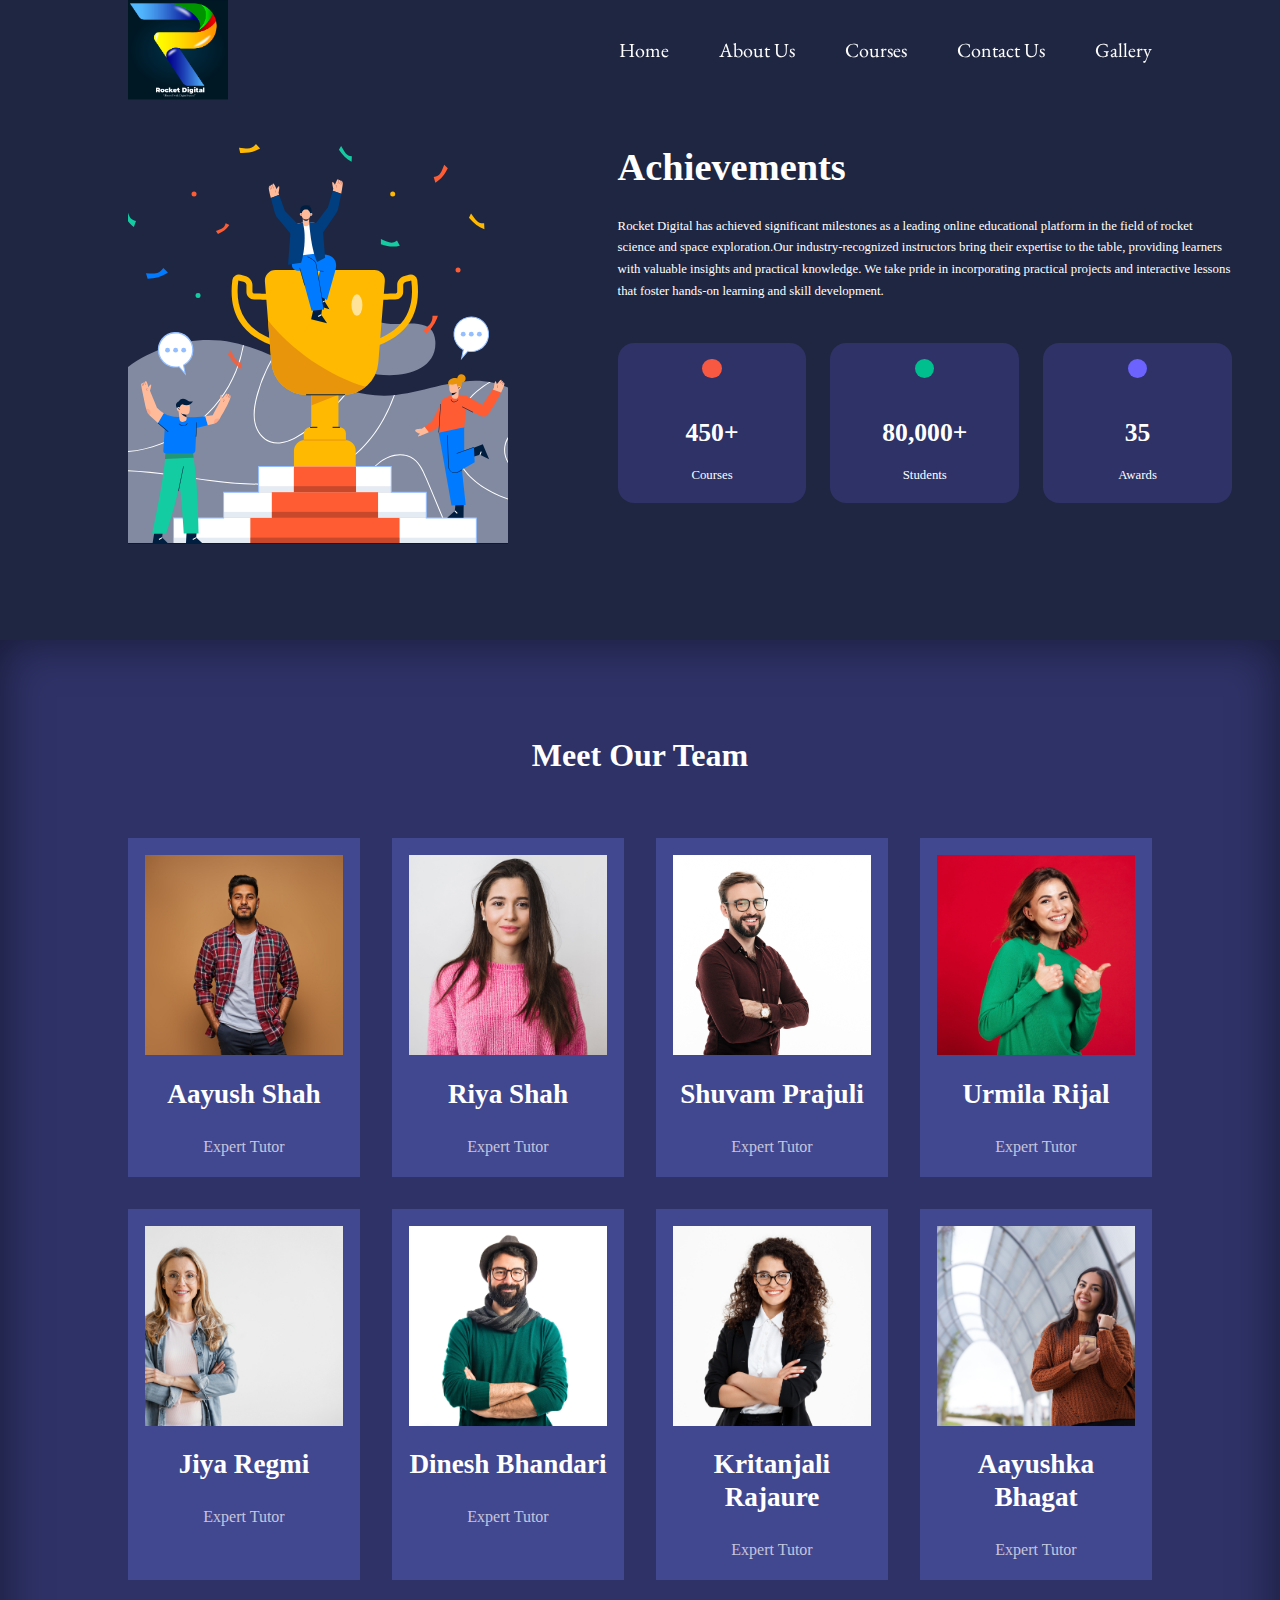
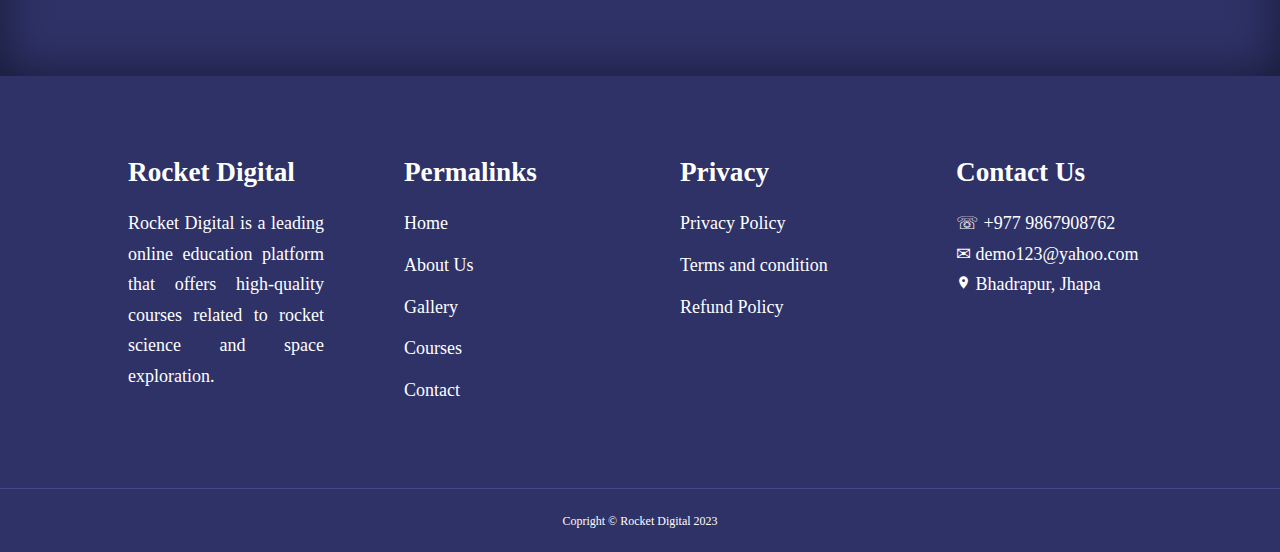
<file: Html/about.html>
<!DOCTYPE html>
<html lang="en">
<head>
    <meta charset="UTF-8">
    <meta http-equiv="X-UA-Compatible" content="IE=edge">
    <meta name="viewport" content="width=device-width, initial-scale=1.0">
    <title>Rocket Digital</title>
    <link rel="icon" type="image/x-icon" href="/Images/LOGO.png">
    <!--ICONSCOUT CDN-->
    <link rel="stylesheet" href="https://unicons.iconscout.com/release/v2.1.6/css/unicons.css">
    <link rel="stylesheet" href="https://cdnjs.cloudflare.com/ajax/libs/font-awesome/4.7.0/css/font-awesome.min.css">
    <link href="https://fonts.googleapis.com/icon?family=Material+Icons" rel="stylesheet">
</head>
    <!--Google Font-->
    <link rel="preconnect" href="https://fonts.googleapis.com">
    <link rel="preconnect" href="https://fonts.googleapis.com">
<link rel="preconnect" href="https://fonts.gstatic.com" crossorigin>
<link rel="preconnect" href="https://fonts.googleapis.com">
<link rel="preconnect" href="https://fonts.googleapis.com">
<link rel="preconnect" href="https://fonts.gstatic.com" crossorigin>
<link href="https://fonts.googleapis.com/css2?family=EB+Garamond&display=swap" rel="stylesheet">
<link rel="preconnect" href="https://fonts.gstatic.com" crossorigin>
<link href="https://fonts.googleapis.com/css2?family=Montserrat:wght@300&family=Roboto:ital,wght@0,300;1,300&display=swap" rel="stylesheet">
<link rel="preconnect" href="https://fonts.gstatic.com" crossorigin>
<link href="https://fonts.googleapis.com/css2?family=Montserrat:wght@300&display=swap" rel="stylesheet">




    <link rel="stylesheet" href="/css/style.css">
    <link rel="stylesheet" href="/css/about.css">
</head>
<body>
    <!--Start of Navigation Bar-->
    <nav>
        <div class="navbar">
        <a href="/Html/index.html"  >  <img src="/Images/LOGO.png" alt="Logo" class="logo"></a>
            <ul class="nav-links">
                <li><a href="/Html/index.html">Home</a> </li>
                <li><a href="/Html/about.html">About Us</a></li>
                <li><a href="/Html/courses.html">Courses</a></li>
                <li><a href="/Html/contact.html">Contact Us</a></li>
                <li><a href="/Html/gallery.html">Gallery</a></li>
             
             <button id="open-menu.btn"><i class="uil uil-bars"></i></button>
             <button id="close-menu.btn"><i class="uil uil-multiply"></i></button>
            </ul>
            </div>
            
</nav>

<!--End of Navigation Bar-->


<!--Start of Achievement-->

<section class="about__achievements">
    <div class="container about__achievements-container">
        <div class="about__achievements-left">
            <img src="/Images/Achievement.svg" alt="achievement" height="500px" width="450px">
        </div>
        <div class="about__achievements-right">
            <h1>Achievements</h1>
            <p>Rocket Digital has achieved significant milestones as a leading online educational platform in the field of rocket science and space exploration.Our industry-recognized instructors bring their expertise to the table, providing learners with valuable insights and practical knowledge. We take pride in incorporating practical projects and interactive lessons that foster hands-on learning and skill development. </p>
            <div class="achievements__cards">
                <article class="achievement__card">
                    <span class="achievement__icon">
                        <i class="uil uil-video"></i></span>
                        <h3>450+</h3>
                        <p>Courses</p>
                </article>


                <article class="achievement__card">
                    <span class="achievement__icon">
                        <i class="uil uil-book-reader"></i></span>
                        <h3>80,000+</h3>
                        <p>Students</p>
                </article>

                <article class="achievement__card">
                    <span class="achievement__icon">
                        <i class="uil uil-trophy"></i></span>
                        <h3>35</h3>
                        <p>Awards</p>
                </article>
            </div>

        </div>
    </div>

</section>

<!--End of Achievement-->




<!--Start of Our Team-->

<section class="team">
    <h2>Meet Our Team</h2>
    <div class=" container team__container">
        <article class="team__member">
            <div class="team__member-image" >
                <img src="/Images/Team/Team1.jpg" alt="Team1" width="100%" height="300px">
            </div>
            <div class="team__member-info">
                <h4>Aayush Shah</h4>
                <p>Expert Tutor</p>
            </div>
            <div class="team__member-socials">
                <a href="https://instagram.com" target="_blank"><i class="uil uil-instagram-alt"></i></a>
                <a href="https://twitter.com" target="_blank"><i class="uil uil-twitter"></i></a>
                <a href="https://linkedin.com" target="_blank"><i class="uil uil-linkedin-alt"></i></a>  
            </div>
        </article>


        <article class="team__member">
            <div class="team__member-image">
                <img src="/Images/Team/Team2.jpg" alt="Team2" width="100%" height="300px">
            </div>
            <div class="team__member-info">
                <h4>Riya Shah</h4>
                <p>Expert Tutor</p>
            </div>
            <div class="team__member-socials">
                <a href="https://instagram.com" target="_blank"><i class="uil uil-instagram-alt"></i></a>
                <a href="https://twitter.com" target="_blank"><i class="uil uil-twitter"></i></a>
                <a href="https://linkedin.com" target="_blank"><i class="uil uil-linkedin-alt"></i></a>  
            </div>
        </article>

        <article class="team__member">
            <div class="team__member-image">
                <img src="/Images/Team/Team3.jpg" alt="Team3" width="100%" height="300px">
            </div>
            <div class="team__member-info">
                <h4>Shuvam Prajuli</h4>
                <p>Expert Tutor</p>
            </div>
            <div class="team__member-socials">
                <a href="https://instagram.com" target="_blank"><i class="uil uil-instagram-alt"></i></a>
                <a href="https://twitter.com" target="_blank"><i class="uil uil-twitter"></i></a>
                <a href="https://linkedin.com" target="_blank"><i class="uil uil-linkedin-alt"></i></a>  
            </div>
        </article>

        <article class="team__member">
            <div class="team__member-image">
                <img src="/Images/Team/Team4.jpg" alt="Team4" width="100%" height="300px">
            </div>
            <div class="team__member-info">
                <h4>Urmila Rijal</h4>
                <p>Expert Tutor</p>
            </div>
            <div class="team__member-socials">
                <a href="https://instagram.com" target="_blank"><i class="uil uil-instagram-alt"></i></a>
                <a href="https://twitter.com" target="_blank"><i class="uil uil-twitter"></i></a>
                <a href="https://linkedin.com" target="_blank"><i class="uil uil-linkedin-alt"></i></a>  
            </div>
        </article>


        <article class="team__member">
            <div class="team__member-image">
                <img src="/Images/Team/Team5.jpg" alt="Team5" width="100%" height="300px">
            </div>
            <div class="team__member-info">
                <h4>Jiya Regmi</h4>
                <p>Expert Tutor</p>
            </div>
            <div class="team__member-socials">
                <a href="https://instagram.com" target="_blank"><i class="uil uil-instagram-alt"></i></a>
                <a href="https://twitter.com" target="_blank"><i class="uil uil-twitter"></i></a>
                <a href="https://linkedin.com" target="_blank"><i class="uil uil-linkedin-alt"></i></a>  
            </div>
        </article>

        <article class="team__member">
            <div class="team__member-image">
                <img src="/Images/Team/Team6.jpg" alt="Team6" width="100%" height="300px">
            </div>
            <div class="team__member-info">
                <h4>Dinesh Bhandari</h4>
                <p>Expert Tutor</p>
            </div>
            <div class="team__member-socials">
                <a href="https://instagram.com" target="_blank"><i class="uil uil-instagram-alt"></i></a>
                <a href="https://twitter.com" target="_blank"><i class="uil uil-twitter"></i></a>
                <a href="https://linkedin.com" target="_blank"><i class="uil uil-linkedin-alt"></i></a>  
            </div>
        </article>

        <article class="team__member">
            <div class="team__member-image">
                <img src="/Images/Team/Team7.jpg" alt="Team7" width="100%" height="300px">
            </div>
            <div class="team__member-info">
                <h4>Kritanjali Rajaure</h4>
                <p>Expert Tutor</p>
            </div>
            <div class="team__member-socials">
                <a href="https://instagram.com" target="_blank"><i class="uil uil-instagram-alt"></i></a>
                <a href="https://twitter.com" target="_blank"><i class="uil uil-twitter"></i></a>
                <a href="https://linkedin.com" target="_blank"><i class="uil uil-linkedin-alt"></i></a>  
            </div>
        </article>

        <article class="team__member">
            <div class="team__member-image">
                <img src="/Images/Team/Team8.jpg" alt="Team8" width="100%" height="300px">
            </div>
            <div class="team__member-info">
                <h4>Aayushka Bhagat</h4>
                <p>Expert Tutor</p>
            </div>
            <div class="team__member-socials">
                <a href="https://instagram.com" target="_blank"><i class="uil uil-instagram-alt"></i></a>
                <a href="https://twitter.com" target="_blank"><i class="uil uil-twitter"></i></a>
                <a href="https://linkedin.com" target="_blank"><i class="uil uil-linkedin-alt"></i></a>  
            </div>
        </article>


    </div>
   
</section>


<!--============End of Team Section ===========-->


<!--============Start of Footer===========-->


<footer class="footer">
    <div class="container footer__container">
        <div class="footer__1">
            <a href="/Html/index.html"><h4>Rocket Digital</h4></a>
            <p>
                Rocket Digital is a leading online education platform that offers high-quality courses related to rocket science and space exploration.  
            </p>
        </div>

        <div class="footer__2">
            <h4>Permalinks</h4>
            <ul class="permalinks">
                <li><a href="index.html">Home</a></li>
                <li><a href="about.html">About Us</a></li>
                <li><a href="gallery.html">Gallery</a></li>
                <li><a href="courses.html">Courses</a></li>
                <li><a href="contact.html">Contact</a></li>
            </ul>
        </div>

        <div class="footer__3">
            <h4>Privacy</h4>
            <ul class="privacy">
                <li><a href="#">Privacy Policy</a></li>
                <li><a href="#">Terms and condition</a></li>
                <li><a href="#">Refund Policy</a></li>
            </ul>
        </div>

        <div class="footer__4">
            <h4>Contact Us</h4>
            <div>
               <p>&#9743; +977 9867908762</p>
                <a href="mailto:demo123@yahoo.com"><p> &#9993; demo123@yahoo.com</p></a>
                <a href="/Html/contact.html"><p> <i class="material-icons" style="font-size:15px">&#xe55f;</i> Bhadrapur, Jhapa</p></a>
                
            </div>

            <ul class="footer__socials">
                <li>
                    <a href="#"> <i class="uil uil-facebook-f"></i></a>
                </li>

                <li>
                    <a href="#"> <i class="uil uil-instagram-alt"></i></a>
                </li>

                <li>
                    <a href="#"> <i class="uil uil-twitter"></i></a>
                </li>

                <li>
                    <a href="#"> <i class="uil uil-linkedin-alt"></i></a>
                </li>
            </ul>
        </div>

       

    </div>
    <div class="footer__copyright">
        <small>Copright &copy; Rocket Digital 2023</small>
    </div>
</footer>







<script src="/JavaScript/main.js"></script>





</body>
</html>
</file>
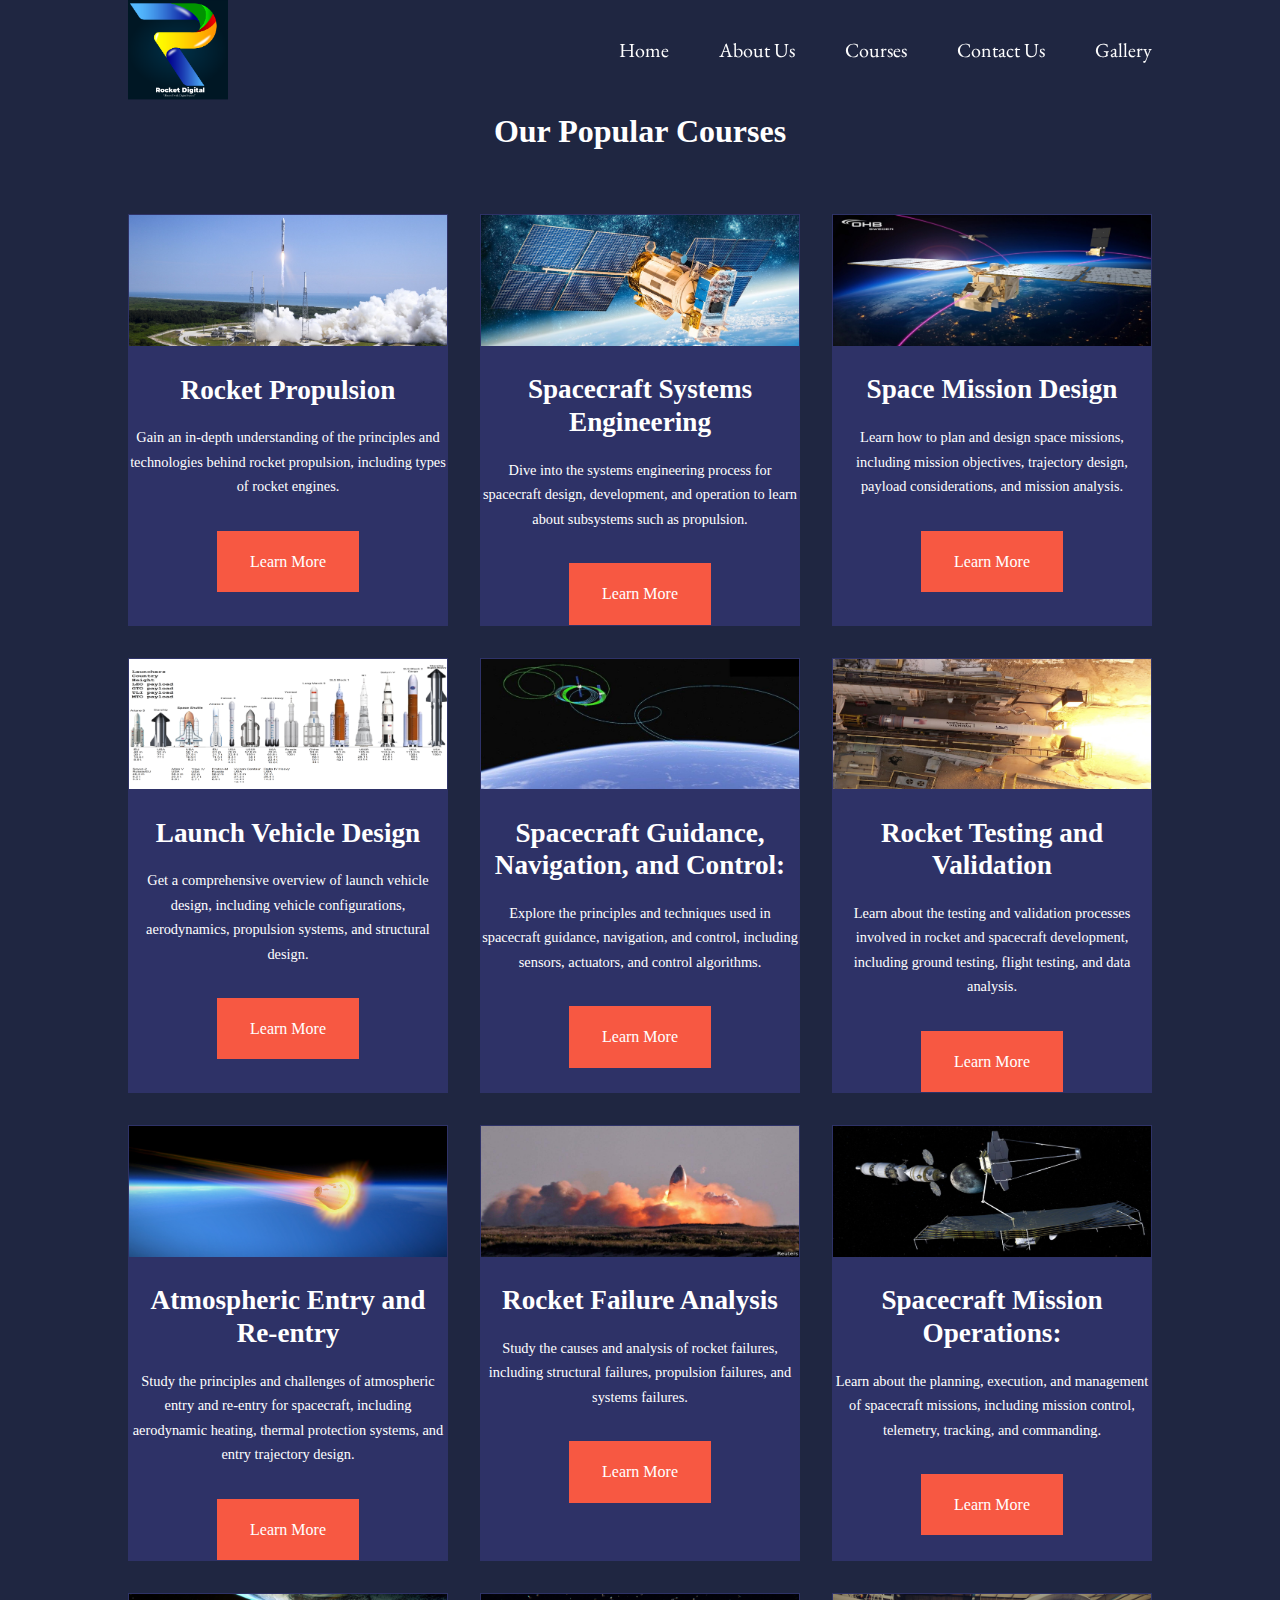
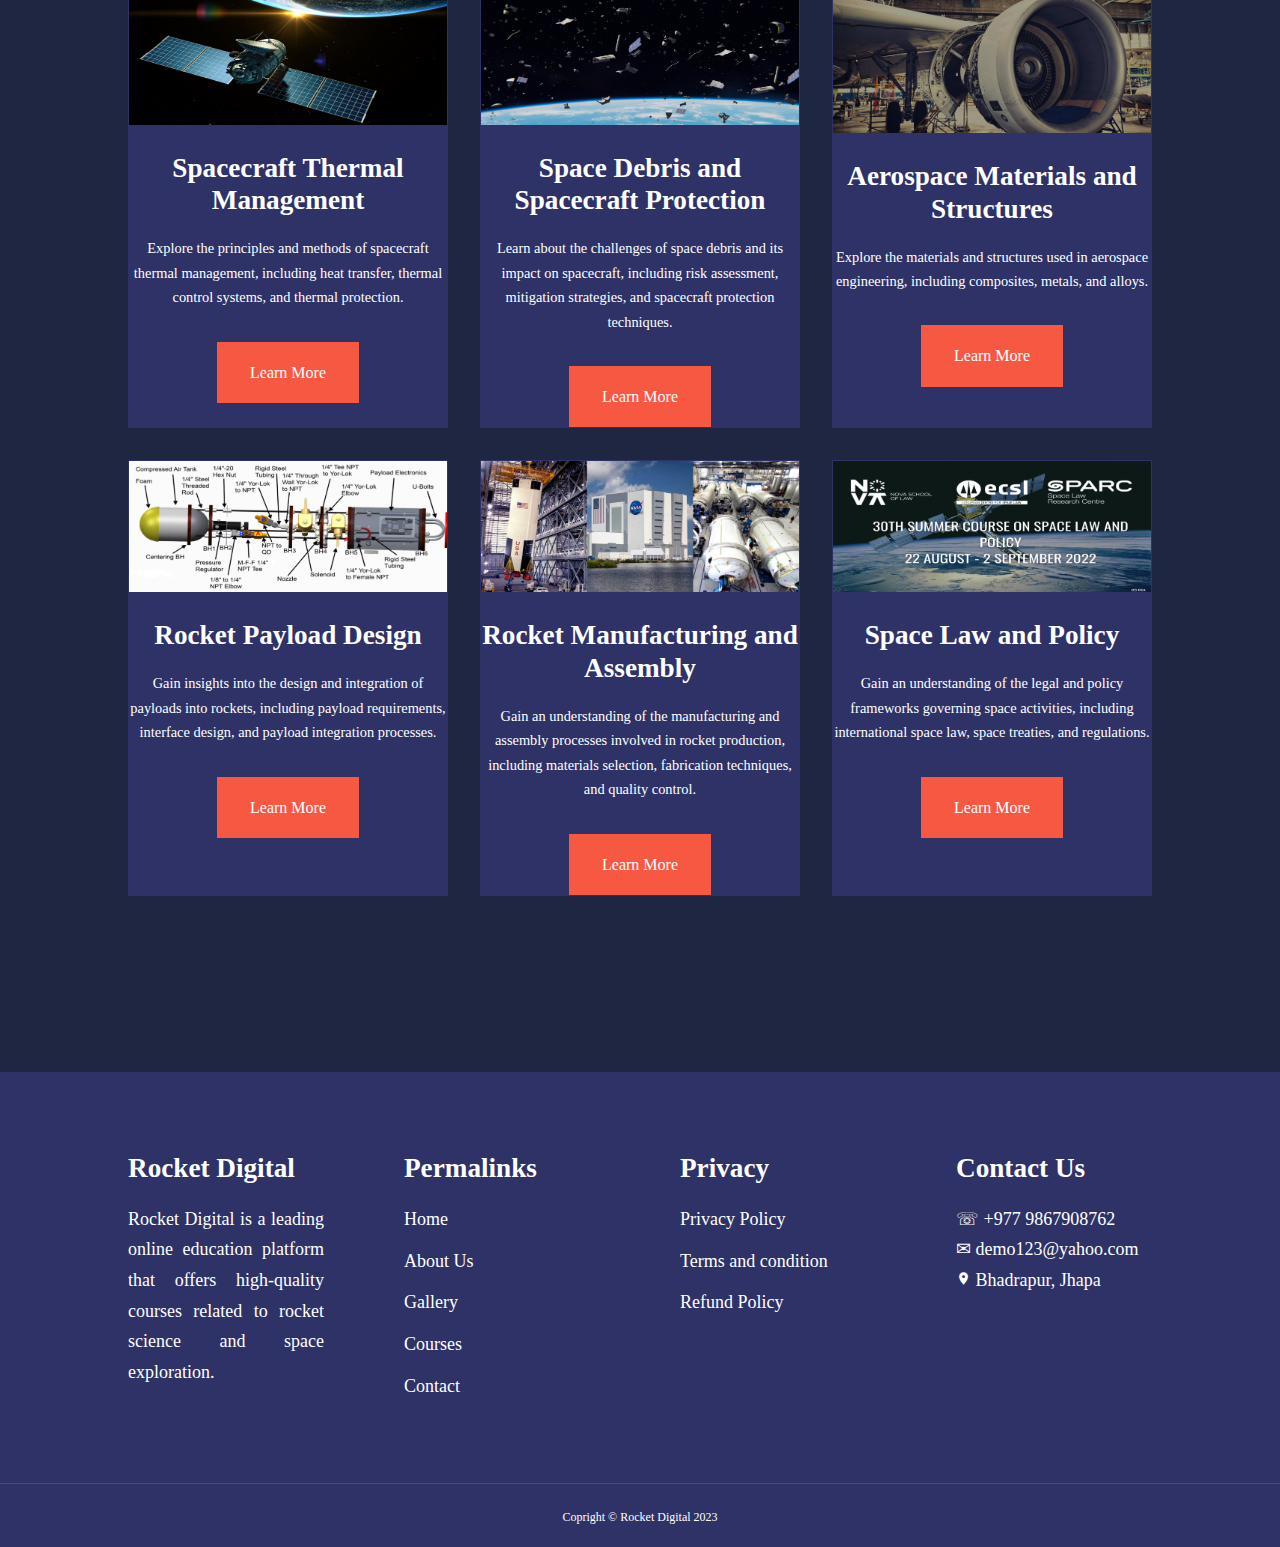
<file: Html/courses.html>
<!DOCTYPE html>
<html lang="en">
<head>
    <meta charset="UTF-8">
    <meta http-equiv="X-UA-Compatible" content="IE=edge">
    <meta name="viewport" content="width=device-width, initial-scale=1.0">
    <title>Rocket Digital</title>
    <link rel="icon" type="image/x-icon" href="/Images/LOGO.png">
    <!--ICONSCOUT CDN-->
    <link rel="stylesheet" href="https://unicons.iconscout.com/release/v2.1.6/css/unicons.css">
    <link rel="stylesheet" href="https://cdnjs.cloudflare.com/ajax/libs/font-awesome/4.7.0/css/font-awesome.min.css">
    <link href="https://fonts.googleapis.com/icon?family=Material+Icons" rel="stylesheet">
</head>
    <!--Google Font-->
    <link rel="preconnect" href="https://fonts.googleapis.com">
    <link rel="preconnect" href="https://fonts.googleapis.com">
<link rel="preconnect" href="https://fonts.gstatic.com" crossorigin>
<link rel="preconnect" href="https://fonts.googleapis.com">
<link rel="preconnect" href="https://fonts.gstatic.com" crossorigin>
<link rel="preconnect" href="https://fonts.googleapis.com">
<link rel="preconnect" href="https://fonts.gstatic.com" crossorigin>
<link href="https://fonts.googleapis.com/css2?family=EB+Garamond&display=swap" rel="stylesheet">
<link href="https://fonts.googleapis.com/css2?family=Montserrat:wght@300&family=Roboto:ital,wght@0,300;1,300&display=swap" rel="stylesheet">
<link rel="preconnect" href="https://fonts.gstatic.com" crossorigin>
<link href="https://fonts.googleapis.com/css2?family=Montserrat:wght@300&display=swap" rel="stylesheet">




    <link rel="stylesheet" href="/css/style.css">
    <link rel="stylesheet" href="/css/about.css">
    <style>
        .courses{
            margin-top: 1rem ;
        }
    </style>
</head>
<body>
    <!--Start of Navigation Bar-->
    <nav>
        <div class="navbar">
        <a href="/Html/index.html"  >  <img src="/Images/LOGO.png" alt="Logo" class="logo"></a>
            <ul class="nav-links">
                <li><a href="/Html/index.html">Home</a> </li>
                <li><a href="/Html/about.html">About Us</a></li>
                <li><a href="/Html/courses.html">Courses</a></li>
                <li><a href="/Html/contact.html">Contact Us</a></li>
                <li><a href="/Html/gallery.html">Gallery</a></li>
             
             <button id="open-menu.btn"><i class="uil uil-bars"></i></button>
             <button id="close-menu.btn"><i class="uil uil-multiply"></i></button>
            </ul>
            </div>
            
</nav>

<!--End of Navigation Bar-->


<!--============Start of Courses===========-->


<section class="courses">
    <h2>Our Popular Courses</h2>
    <div class="container courses__container">
        <article class="course">
            <div class="course__image">
                <img src="/Images/Rocket Propulsion.jpeg" alt="photo" height="100%" width="100%"><br>
            </div>
            <div class="course_info">
                <h4>Rocket Propulsion</h4>
                <p>Gain an in-depth understanding of the principles and technologies behind rocket propulsion, including types of rocket engines.</p>
                <a href="table.html" class="btn btn-primary">Learn More</a>
            </div>
        </article>

        

        <article class="course">
            <div class="course__image">
                <img src="/Images/Spacecraft Systems Engineering.jpg" alt="photo" height="100%" width="100%"><br>
            </div>
            <div class="course_info">
                <h4>Spacecraft Systems Engineering</h4>
                <p>Dive into the systems engineering process for spacecraft design, development, and operation to learn about subsystems such as propulsion.</p>
                <a href="courses.html" class="btn btn-primary">Learn More</a>
            </div>
        </article>


        <article class="course">
            <div class="course__image">
                <img src="/Images/course4.jpg" alt="photo" height="100%" width="100%"><br>
            </div>
            <div class="course_info">
                <h4>Space Mission Design</h4>
                <p>Learn how to plan and design space missions, including mission objectives, trajectory design, payload considerations, and mission analysis.</p>
                <a href="courses.html" class="btn btn-primary">Learn More</a>
            </div>
        </article>

        <article class="course">
            <div class="course__image">
                <img src="/Images/course5.png" alt="photo" height="100%" width="100%"><br>
            </div>
            <div class="course_info">
                <h4>Launch Vehicle Design</h4>
                <p>Get a comprehensive overview of launch vehicle design, including vehicle configurations, aerodynamics, propulsion systems, and structural design.</p>
                <a href="courses.html" class="btn btn-primary">Learn More</a>
            </div>
        </article>

        <article class="course">
            <div class="course__image">
                <img src="/Images/course6.jpeg" alt="photo" height="100%" width="100%"><br>
            </div>
            <div class="course_info">
                <h4>Spacecraft Guidance, Navigation, and Control: </h4>
                <p> Explore the principles and techniques used in spacecraft guidance, navigation, and control, including sensors, actuators, and control algorithms. </p>
                <a href="courses.html" class="btn btn-primary">Learn More</a>
            </div>
        </article>


        <article class="course">
            <div class="course__image">
                <img src="/Images/course7.jpg" alt="photo" height="100%" width="100%"><br>
            </div>
            <div class="course_info">
                <h4>Rocket Testing and Validation</h4>
                <p>Learn about the testing and validation processes involved in rocket and spacecraft development, including ground testing, flight testing, and data analysis.</p>
                <a href="courses.html" class="btn btn-primary">Learn More</a>
            </div>
        </article>



        <article class="course">
            <div class="course__image">
                <img src="/Images/course8.jpg" alt="photo" height="100%" width="100%"><br>
            </div>
            <div class="course_info">
                <h4>Atmospheric Entry and Re-entry</h4>
                <p>Study the principles and challenges of atmospheric entry and re-entry for spacecraft, including aerodynamic heating, thermal protection systems, and entry trajectory design.</p>
                <a href="courses.html" class="btn btn-primary">Learn More</a>
            </div>
        </article>


        <article class="course">
            <div class="course__image">
                <img src="/Images/course9.jpg" alt="photo" height="100%" width="100%"><br>
            </div>
            <div class="course_info">
                <h4>Rocket Failure Analysis</h4>
                <p>Study the causes and analysis of rocket failures, including structural failures, propulsion failures, and systems failures. </p>
                <a href="courses.html" class="btn btn-primary">Learn More</a>
            </div>
        </article>


        <article class="course">
            <div class="course__image">
                <img src="/Images/course10.jpg" alt="photo" height="100%" width="100%"><br>
            </div>
            <div class="course_info">
                <h4>Spacecraft Mission Operations:</h4>
                <p>Learn about the planning, execution, and management of spacecraft missions, including mission control, telemetry, tracking, and commanding. </p>
                <a href="courses.html" class="btn btn-primary">Learn More</a>
            </div>
        </article>


        <article class="course">
            <div class="course__image">
                <img src="/Images/course11.jpg" alt="photo" height="100%" width="100%"><br>
            </div>
            <div class="course_info">
                <h4>Spacecraft Thermal Management</h4>
                <p>Explore the principles and methods of spacecraft thermal management, including heat transfer, thermal control systems, and thermal protection.</p>
                <a href="courses.html" class="btn btn-primary">Learn More</a>
            </div>
        </article>


        <article class="course">
            <div class="course__image">
                <img src="/Images/course12.jpg" alt="photo" height="100%" width="100%"><br>
            </div>
            <div class="course_info">
                <h4>Space Debris and Spacecraft Protection</h4>
                <p>Learn about the challenges of space debris and its impact on spacecraft, including risk assessment, mitigation strategies, and spacecraft protection techniques.</p>
                <a href="courses.html" class="btn btn-primary">Learn More</a>
            </div>
        </article>

        <article class="course">
            <div class="course__image">
                <img src="/Images/Aerospace Materials and Structures.jpg" alt="photo" height="100%" width="100%"><br>
            </div>
            <div class="course_info">
                <h4>Aerospace Materials and Structures</h4>
                <p>Explore the materials and structures used in aerospace engineering, including composites, metals, and alloys.</p>
                <a href="courses.html" class="btn btn-primary">Learn More</a>
            </div>
        </article>

        <article class="course">
            <div class="course__image">
                <img src="/Images/course13.png" alt="photo" height="100%" width="100%"><br>
            </div>
            <div class="course_info">
                <h4>Rocket Payload Design</h4>
                <p>Gain insights into the design and integration of payloads into rockets, including payload requirements, interface design, and payload integration processes.</p>
                <a href="courses.html" class="btn btn-primary">Learn More</a>
            </div>
        </article>

        <article class="course">
            <div class="course__image">
                <img src="/Images/course14.jpg" alt="photo" height="100%" width="100%"><br>
            </div>
            <div class="course_info">
                <h4>Rocket Manufacturing and Assembly</h4>
                <p>Gain an understanding of the manufacturing and assembly processes involved in rocket production, including materials selection, fabrication techniques, and quality control.</p>
                <a href="courses.html" class="btn btn-primary">Learn More</a>
            </div>
        </article>


        <article class="course">
            <div class="course__image">
                <img src="/Images/course15.png" alt="photo" height="100%" width="100%"><br>
            </div>
            <div class="course_info">
                <h4>Space Law and Policy</h4>
                <p>Gain an understanding of the legal and policy frameworks governing space activities, including international space law, space treaties, and regulations. </p>
                <a href="courses.html" class="btn btn-primary">Learn More</a>
            </div>
        </article>
    </div>
</section>


<!--============End of Courses===========-->




<!--============Start of Footer===========-->


<footer class="footer">
    <div class="container footer__container">
        <div class="footer__1">
            <a href="/Html/index.html"><h4>Rocket Digital</h4></a>
            <p>
                Rocket Digital is a leading online education platform that offers high-quality courses related to rocket science and space exploration.  
            </p>
        </div>

        <div class="footer__2">
            <h4>Permalinks</h4>
            <ul class="permalinks">
                <li><a href="index.html">Home</a></li>
                <li><a href="about.html">About Us</a></li>
                <li><a href="gallery.html">Gallery</a></li>
                <li><a href="courses.html">Courses</a></li>
                <li><a href="contact.html">Contact</a></li>
            </ul>
        </div>

        <div class="footer__3">
            <h4>Privacy</h4>
            <ul class="privacy">
                <li><a href="#">Privacy Policy</a></li>
                <li><a href="#">Terms and condition</a></li>
                <li><a href="#">Refund Policy</a></li>
            </ul>
        </div>

        <div class="footer__4">
            <h4>Contact Us</h4>
            <div>
               <p>&#9743; +977 9867908762</p>
                <a href="mailto:demo123@yahoo.com"><p> &#9993; demo123@yahoo.com</p></a>
                <a href="/Html/contact.html"><p> <i class="material-icons" style="font-size:15px">&#xe55f;</i> Bhadrapur, Jhapa</p></a>
                
            </div>

            <ul class="footer__socials">
                <li>
                    <a href="#"> <i class="uil uil-facebook-f"></i></a>
                </li>

                <li>
                    <a href="#"> <i class="uil uil-instagram-alt"></i></a>
                </li>

                <li>
                    <a href="#"> <i class="uil uil-twitter"></i></a>
                </li>

                <li>
                    <a href="#"> <i class="uil uil-linkedin-alt"></i></a>
                </li>
            </ul>
        </div>

       

    </div>
    <div class="footer__copyright">
        <small>Copright &copy; Rocket Digital 2023</small>
    </div>
</footer>







<script src="/JavaScript/main.js"></script>





</body>
</html>
</file>
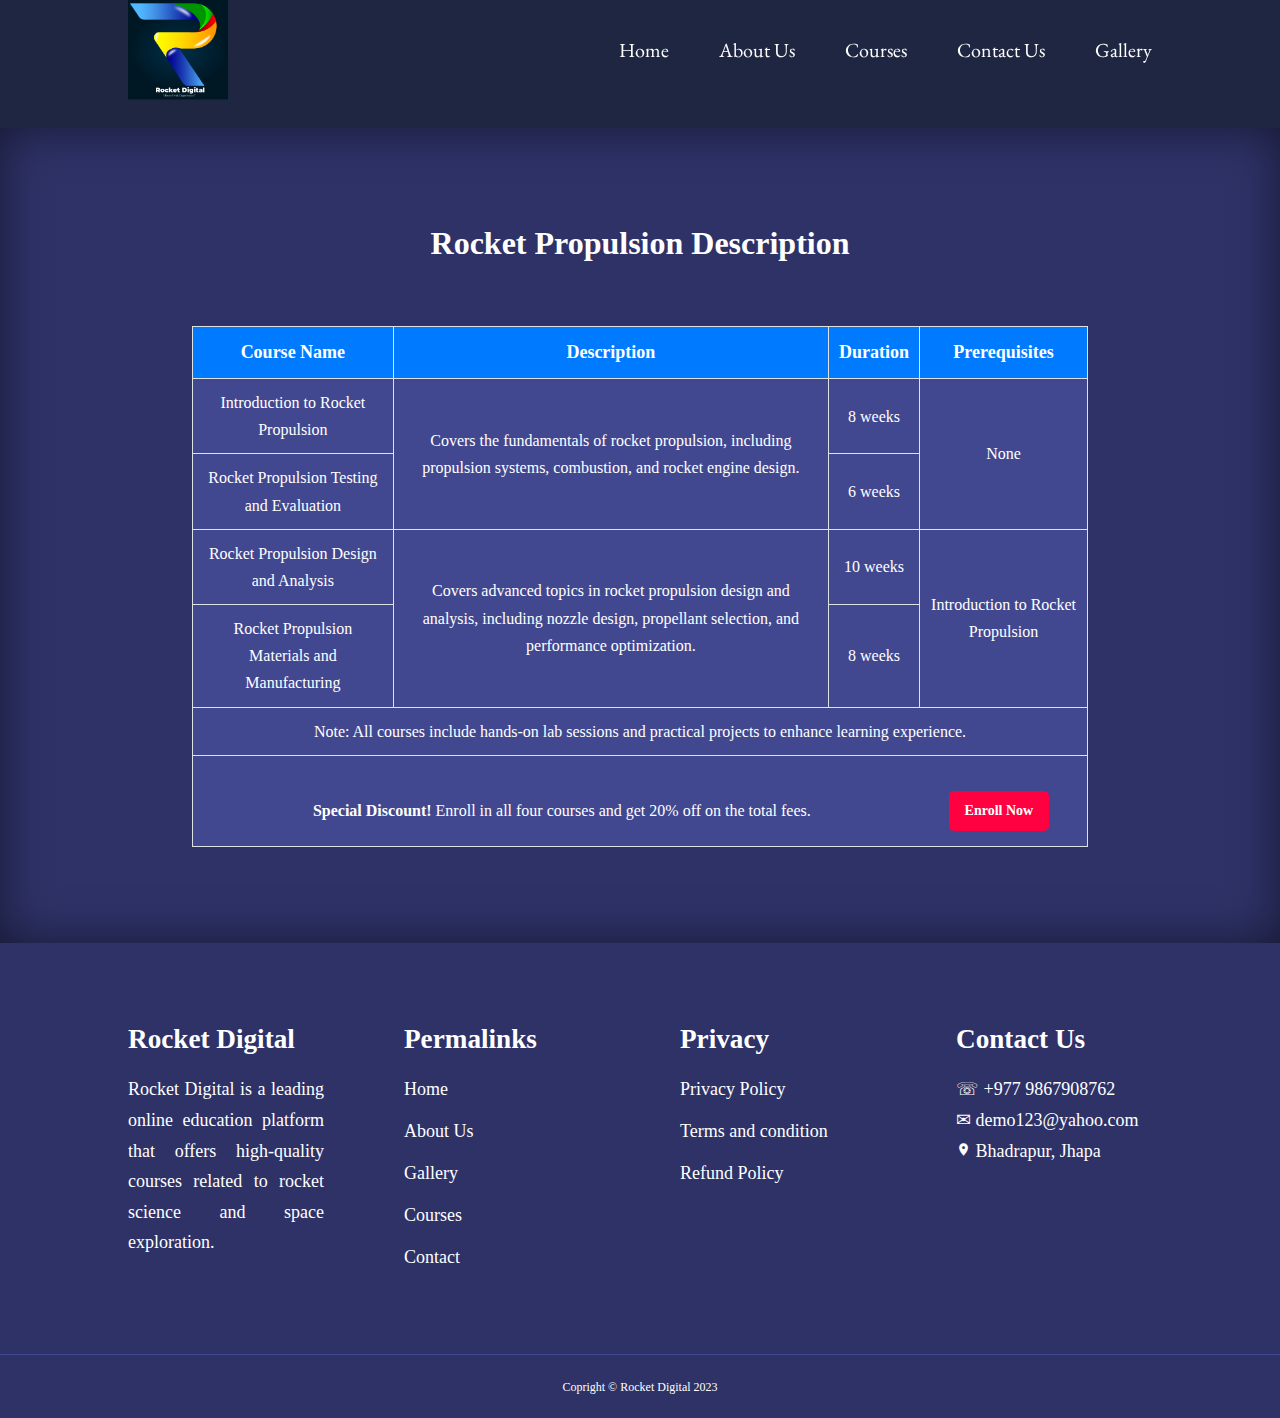
<file: Html/table.html>
<!DOCTYPE html>
<html lang="en">
<head>
    <meta charset="UTF-8">
    <meta http-equiv="X-UA-Compatible" content="IE=edge">
    <meta name="viewport" content="width=device-width, initial-scale=1.0">
    <title>Rocket Digital</title>
    <link rel="icon" type="image/x-icon" href="/Images/LOGO.png">
    <!--ICONSCOUT CDN-->
    <link rel="stylesheet" href="https://unicons.iconscout.com/release/v2.1.6/css/unicons.css">
    <link rel="stylesheet" href="https://cdnjs.cloudflare.com/ajax/libs/font-awesome/4.7.0/css/font-awesome.min.css">
    <link href="https://fonts.googleapis.com/icon?family=Material+Icons" rel="stylesheet">
</head>
    <!--Google Font-->
    <link rel="preconnect" href="https://fonts.googleapis.com">
    <link rel="preconnect" href="https://fonts.googleapis.com">
    <link rel="preconnect" href="https://fonts.googleapis.com">
<link rel="preconnect" href="https://fonts.gstatic.com" crossorigin>
<link href="https://fonts.googleapis.com/css2?family=EB+Garamond&display=swap" rel="stylesheet">
<link rel="preconnect" href="https://fonts.gstatic.com" crossorigin>
<link rel="preconnect" href="https://fonts.googleapis.com">
<link rel="preconnect" href="https://fonts.gstatic.com" crossorigin>
<link href="https://fonts.googleapis.com/css2?family=Montserrat:wght@300&family=Roboto:ital,wght@0,300;1,300&display=swap" rel="stylesheet">
<link rel="preconnect" href="https://fonts.gstatic.com" crossorigin>
<link href="https://fonts.googleapis.com/css2?family=Montserrat:wght@300&display=swap" rel="stylesheet">




    <link rel="stylesheet" href="/css/style.css">
    <link rel="stylesheet" href="/css/courses.css">
    <style>
        .courses{
            margin-top: 1rem ;
        }
    </style>
</head>
<body>
    <!--Start of Navigation Bar-->
    <nav>
        <div class="navbar">
        <a href="/Html/index.html"  >  <img src="/Images/LOGO.png" alt="Logo" class="logo"></a>
            <ul class="nav-links">
                <li><a href="/Html/index.html">Home</a> </li>
                <li><a href="/Html/about.html">About Us</a></li>
                <li><a href="/Html/courses.html">Courses</a></li>
                <li><a href="/Html/contact.html">Contact Us</a></li>
                <li><a href="/Html/gallery.html">Gallery</a></li>
             
             <button id="open-menu.btn"><i class="uil uil-bars"></i></button>
             <button id="close-menu.btn"><i class="uil uil-multiply"></i></button>
            </ul>
            </div>
            
</nav>

<!--End of Navigation Bar-->

<section></section>


<section class="table">

    <h2>Rocket Propulsion Description</h2>
      <table id="courses-table">
        <thead>
          <tr>
            <th>Course Name</th>
            <th>Description</th>
            <th>Duration</th>
            <th>Prerequisites</th>
          </tr>
        </thead>
        <tbody>
          <tr>
            <td>Introduction to Rocket Propulsion</td>
            <td rowspan="2">Covers the fundamentals of rocket propulsion, including propulsion systems, combustion, and rocket engine design.</td>
            <td>8 weeks</td>
            <td rowspan="2">None</td>
          </tr>
          <tr>
            <td>Rocket Propulsion Testing and Evaluation</td>
            <td>6 weeks</td>
          </tr>
          <tr>
            <td>Rocket Propulsion Design and Analysis</td>
            <td rowspan="2">Covers advanced topics in rocket propulsion design and analysis, including nozzle design, propellant selection, and performance optimization.</td>
            <td>10 weeks</td>
            <td rowspan="2">Introduction to Rocket Propulsion</td>
          </tr>
          <tr>
            <td>Rocket Propulsion Materials and Manufacturing</td>
            <td>8 weeks</td>
          </tr>
          <tr>
            <td colspan="4">Note: All courses include hands-on lab sessions and practical projects to enhance learning experience.</td>
          </tr>
          <tr>
            <td colspan="4">
              <table id="discount-table">
                <tr>
                  <td colspan="2"><strong>Special Discount!</strong> Enroll in all four courses and get 20% off on the total fees.</td>
                  <td><a href="enroll.html" target="_blank" class="enroll-button">Enroll Now</a></td>
                </tr>
              </table>
              
              
            </td>
          </tr>
        </tbody>
      </table>

</section>





<!--============Start of Footer===========-->


<footer class="footer">
  <div class="container footer__container">
      <div class="footer__1">
          <a href="/Html/index.html"><h4>Rocket Digital</h4></a>
          <p>
              Rocket Digital is a leading online education platform that offers high-quality courses related to rocket science and space exploration.  
          </p>
      </div>

      <div class="footer__2">
          <h4>Permalinks</h4>
          <ul class="permalinks">
              <li><a href="index.html">Home</a></li>
              <li><a href="about.html">About Us</a></li>
              <li><a href="gallery.html">Gallery</a></li>
              <li><a href="courses.html">Courses</a></li>
              <li><a href="contact.html">Contact</a></li>
          </ul>
      </div>

      <div class="footer__3">
          <h4>Privacy</h4>
          <ul class="privacy">
              <li><a href="#">Privacy Policy</a></li>
              <li><a href="#">Terms and condition</a></li>
              <li><a href="#">Refund Policy</a></li>
          </ul>
      </div>

      <div class="footer__4">
          <h4>Contact Us</h4>
          <div>
             <p>&#9743; +977 9867908762</p>
              <a href="mailto:demo123@yahoo.com"><p> &#9993; demo123@yahoo.com</p></a>
              <a href="/Html/contact.html"><p> <i class="material-icons" style="font-size:15px">&#xe55f;</i> Bhadrapur, Jhapa</p></a>
              
          </div>

          <ul class="footer__socials">
              <li>
                  <a href="#"> <i class="uil uil-facebook-f"></i></a>
              </li>

              <li>
                  <a href="#"> <i class="uil uil-instagram-alt"></i></a>
              </li>

              <li>
                  <a href="#"> <i class="uil uil-twitter"></i></a>
              </li>

              <li>
                  <a href="#"> <i class="uil uil-linkedin-alt"></i></a>
              </li>
          </ul>
      </div>

     

  </div>
  <div class="footer__copyright">
      <small>Copright &copy; Rocket Digital 2023</small>
  </div>
</footer>







<script src="/JavaScript/main.js"></script>





</body>
</html>
</file>
<file: css/style.css>
*{
    margin: 0;
    padding: 0;
    border: 0;
    outline: 0;
    text-decoration: none;
    list-style: none;
    box-sizing: border-box;
}
:root{
    --color-primary: #6c63ff;
    --color-success: #00bf8e;
    --color-warning: #f7c94b;
    --color-danger:  #f75842;
    --color-danger-variant: rgba(247,88,66,0.4);
    --color-white: #fff;
    --color-light: rgba(255,255,255,0.7);
    --color-black: #000;
    --color-bg: #1f2641;
    --color-bg1: #2e3267;
    --color-bg2: #424890;

    --container-width-lg: 80%;
    --container-width-md: 90%;
    --container-width-sm: 94%;

    --transition: all 400ms ease;

}


body{
    
    line-height: 1.7;
    color: var(--color-white);
    background: var(--color-bg);
   font-family:Georgia, 'Times New Roman', Times, serif;
   
    
}
p{
    font-size: 1rem;
}
.container{
    width: var(--container-width-lg);
    margin: 0 auto;
}
section{
    padding: 6rem 0;
}
section h2{
    text-align: center;
    margin-bottom: 4rem;
}
h1,h2,h3,h4,h5{
    line-height: 1.2;
}
h1 {
    font-size: 2.4rem;
}
h2 {
    font-size: 2rem;
}
h3 {
    font-size: 1.6rem;
}
h4{
    font-size: 1.7rem;
}
a{
    color: var(--color-white)
}
img{
    width: 100;
    display: block;
    object-fit: cover;
    
}
.btn{
    display: inline-block;
    background: var(--color-white);
    color:var(--color-black);
    padding: 1rem 2rem;
    border: 1px solid transparent;
    font-weight: 500;
    transition: var(--transition);
}
.btn:hover{
    background: transparent;
    color: var(--color-white);
    border-color: var(--color-white);

}
.btn-primary{
    background: var(--color-danger);
    color: var(--color-white)
}
/* =================NavigationBar==================*/

.navbar {
    display: flex;
    align-items: center;
    justify-content: space-between;
    background: transparent;
    padding: 0vw 10vw;
    position: fixed;
    top: 0;
    width: 100%;
    transition: background-color 0.3s ease, box-shadow 0.3s ease;
    z-index: 1;
  }
  
  .window-scroll {
    background: var(--color-primary);
    box-shadow: 0 1rem 2rem rgba(0, 0, 0, 0.2);
  }
  .logo {
    max-width: 100px;
    height: auto;
  }
  
  .nav-links {
    list-style: none;
    display: flex;
    gap: 50px;
  }
  
  .nav-links li a {
    text-decoration: none;
    color: #fff;
    font-weight: 500px;
    font-size: 20px;
    font-family: 'EB Garamond', serif;

    transition: all  300ms ease;
  }
  
  /* Media query for responsiveness */
  @media (max-width: 768px) {
    .logo {
      max-width: 70px;
    }
  
    .nav-links {
      gap: 10px;
    }
}
.nav-links li a:hover {
    color: var(--color-bg2)
}
  nav button{
    display: none;
}
.nav_menu{
    display: flex;
    align-items: center;
    gap: 4rem;
}

/*==============Header===============*/
header{
 
    margin-top: 7rem;
  
    overflow: hidden;
    height: auto;
    margin-bottom: 5rem;
}

.heading {
    position: relative;
    overflow: hidden;
}
.header__slides {
    display: flex;
    transition: transform 0.5s ease-in-out;
}
.header__slide {
    flex-shrink: 0;
    width: 100%;
    display: flex;
    justify-content: center;
    align-items: center;
}

    
.header__nav {
    position: absolute;
    top: 50%;
    transform: translateY(-50%);
    display: flex;
    justify-content: space-between;
    width: 100%;
    padding: 0 20px;
}
.header__prev, .header__next {
    background: none;
    border: none;
    cursor: pointer;
    font-size: 24px;
    color: #000;
    outline: none;
}
.header__prev:hover, .header__next:hover {
    color: #007bff;
}

.header__container {
    display: grid;
    grid-template-columns: 1fr 1fr;
    align-items: center;
    gap: 5rem;
    height: 100%;
    
}


.header__left p{
    margin: 1rem 0 2.4rem;
}

/*==============Cateogories===============*/
.categories{
    background: var(--color-bg1);
    height: 33rem;
    z-index: 0;
}
.categories h1{
    line-height: 1;
    margin-bottom: 3rem;
}
.categories__container {
    display: grid;
    grid-template-columns: 40% 60%;
    
}
.categories__left{
    margin-right: 4rem;
}
.categories__left p{
    margin: 1rem 0 3rem;;
}
.categories__right {
    display: grid;
    grid-template-columns: repeat(3, 1fr);
    gap: 1.2rem;

}
.category{
    background: var(--color-bg2);
    padding: 2rem;
    border-radius: 2rem;
    transition: var(--transition);
}
.category:hover{
    box-shadow: 0 3rem 3rem rgba(0,0,0,0.3);
    z-index: 0;
}
.category:nth-child(2) .category__icon{
    background: var(--color-danger);
}

.category:nth-child(3) .category__icon{
    background: var(--color-success);
}
.category:nth-child(4) .category__icon{
    background: var(--color-warning);
}
.category:nth-child(5) .category__icon{
    background: var(--color-success);
}
.category__icon{
    background: var(--color-primary);
    padding: 0.7rem;
    border-radius: 0.9rem;
}
.category h5 {
    margin: 2rem 0 1rem;
    font-size: 1.5rem;
    font-family:'Lucida Sans', 'Lucida Sans Regular', 'Lucida Grande', 'Lucida Sans Unicode', Geneva, Verdana, sans-serif;
}
.category p{
    font-size: 0.85rem;
}

/*==============Our Popular Courses===============*/
.courses {
    margin-top: 10rem;
    
}
.courses__container {
    display: grid;
    grid-template-columns: repeat(3, 1fr);
    gap: 2rem;
    overflow-x:hidden;
    
    margin-bottom: 5rem;
    
}
.course{
    background: var(--color-bg1);
    text-align: center;
    border: 1px solid transparent;
    transition: var(--transition);
    
    flex: 0 0 100%;
    max-width: 100%;
   
    
}
.course:hover{
    background: transparent;
    border-color: var(--color-primary);
}
.courses_info{
    padding: 2rem;
}

.course_info p{
    margin: 1.2rem 0 2rem;
    font-size: 0.9rem;
}

/*==============FAQs===============*/
.faqs{
    background: var(--color-bg1);
    box-shadow: inset 0 0 3rem rgba(0,0,0,0.3);;

}

.faqs__container {
    display: grid;
    grid-template-columns: 1fr 1fr;
    gap: 1rem;
}
.faq{
    padding: 2rem;
    display: flex;
    align-items: center;
    gap: 1.4rem;
    height: fit-content;
    background: var(--color-primary);
    cursor: pointer;
}
.faq h4{
    font-size: 1rem;
    line-height: 2.2;
}
.faq__icon{
    align-self: flex-start;
    font-size: 1.2rem;
}
.faq p{
    margin-top: 0.8rem;
    display: none;
    font-size: 0.9rem;
}
.faq.open p{
    display: block;
}
.question__answer h4{
    font-size: 1rem;
}

/*==============Testimonials===============*/

.testinomials__container {
    overflow-x: hidden;
    position: relative;
    margin-bottom: 5rem;
    z-index: 0;
}


.testimonial{
    padding-top: 2rem;
}
.avatar {
    width: 6rem;
    height: 6rem;
    border-radius: 50%;
    overflow: hidden;
    margin: 0 auto 1rem;
    border: 1rem solid var(--color-bg1);
}
.testinomial__info {
    text-align: center;
}
.testinomial__body {
    background: var(--color-primary);
    padding: 2rem;
    margin-top: 3rem;
    position: relative;
}

.testinomial__body::before{
    content: "";
    display: block;
    background: linear-gradient(135deg, transparent, var(--color-primary),var(--color-primary),var(--color-primary));
    width: 3rem;
    height: 3rem;
    position: absolute;
    left: 50%;
    top: -1.5rem;
    transform: rotate(45deg);
}

/*==============Footer===============*/
footer{
    background: var(--color-bg1);
    padding-top: 5rem;
    font-size: 0.9rem;
    font-family:'Times New Roman', Times, serif;
}
.permalinks a{
    text-align: center;
    font-size: 18px;
}
.privacy a{
    font-size: 18px;
    align-items: center;
}
.footer__container{
    display: grid;
    grid-template-columns: repeat(4, 1fr);
    gap: 5rem;

}
.footer__container > div h4{
margin-bottom: 1.2rem;
}
.footer__1 p{
    margin: 0 0 2rem;
}

footer ul li {
    margin-bottom: 0.7rem;
}

footer ul li a:hover {
    text-decoration: underline;
}

.footer__socials{
    display: flex;
    gap: 1rem;
    font-size: 1.2rem;
    margin-top: 2rem;
}

.footer__copyright {
    text-align: center;
    margin-top: 4rem;
    padding: 1.2rem;
    border-top: 1px solid var(--color-bg2);
}
.footer p{
    font-size: 18px;
    text-align: justify;
}

/* Media Query for 1180px min width and 1320px max width */
@media (min-width: 1180px) and (max-width: 1320px) {
    .header__left h1 {
        font-size: 2rem;
    }

    .header__left p {
        font-size: 1rem;
    }

    .header__right-image img {
        height: 400px;
        width: 400px;
    }

    .header__nav {
        padding: 0 10px;
    }

    .header__prev,
    .header__next {
        font-size: 20px;
    }

    header {
        margin-top: 8rem;
        margin-bottom: 2rem;
    }
}

@media (min-width: 1180px) and (max-width: 1320px) {
    .categories__left {
        margin-right: 2rem;
    }

    .categories h1 {
        font-size: 1.8rem;
    }

    .categories__right {
        gap: 0.8rem;
    }

    .category h5 {
        font-size: 1.2rem;
    }

    .category p {
        font-size: 0.75rem;
    }
}

@media (min-width: 960px) and (max-width: 1180px) {
    .categories {
        height: auto;
    }
    .categories__container {
        grid-template-columns: 1fr;
    }
    .categories__left {
        margin: 0;
        margin-bottom: 3rem;
    }
    .categories__right {
        grid-template-columns: repeat(2, 1fr);
        gap: 1rem;
    }
    .category h5 {
        font-size: 1.2rem;
    }
    .category p {
        font-size: 0.8rem;
    }
    .category__icon {
        padding: 0.5rem;
        border-radius: 0.7rem;
    }
}
@media screen and (max-width: 960px) {
    .categories {
        height: auto;
    }

    .categories__container {
        grid-template-columns: 1fr;
    }
    .categories__left {
        margin: 0;
        margin-bottom: 3rem;
    }
    .categories__right {
        grid-template-columns: repeat(2, 1fr);
        gap: 1rem;}

    .category h5 {
        font-size: 1.2rem; /* Updated font size for media query */
    }

    .category p {
        font-size: 0.8rem; /* Updated font size for media query */
    }
}

@media screen and (min-width: 960px) and (max-width: 1180px) {
    .header__container {
        gap: 2rem;
    }

    .header__left h1 {
        font-size: 28px;
    }

    .header__left p {
        font-size: 14px;
    }

    .header__nav {
        padding: 0 10px;
    }

    .header__prev, .header__next {
        font-size: 18px;
    }

    .header__right-image img {
        height: 400px;
        width: 400px;
    }
}


@media (max-width: 960px) {
    .header__container {
        grid-template-columns: 1fr;
        gap: 3rem;
        text-align: center;
    }

    .header__left, .header__right {
        width: 100%;
    }

    .header__right-image img {
        height: 400px;
        width: 400px;
    }

    .header__left h1 {
        font-size: 24px;
    }

    .header__left p {
        font-size: 16px;
    }
}

@media screen and (max-width: 960px) {
    .courses__container {
        grid-template-columns: repeat(2, 1fr);
    }
}

@media (max-width: 960px) {
    .footer__container {
      grid-template-columns: repeat(1, 1fr);
      align-content: center;
    }
    
    .footer__1 p {
      margin: 0;
    }
    
    .footer__socials {
      margin-top: 1rem;
    }
    
    .footer__copyright {
      margin-top: 2rem;
      padding: 0.8rem;
    }
  }
</file>
<file: css/about.css>
/*=================== Achievements =====================*/
.about__achievements {
    margin-top: 3rem;
}
.about__achievements-container {
    display: grid;
    grid-template-columns: 40% 60%;
    gap: 5rem;
}

.about__achievements-right >p {
    margin: 1.6rem 0 2.5rem;
}
.achievements__cards{
    display: grid;
    grid-template-columns: repeat(3, 1fr);
    gap: 1.5rem;
}

.achievement__card{
    background: var(--color-bg1);
    padding: 1.6rem;
    border-radius: 1rem;
    text-align: center;
    transition: var(--transition);
}

.achievement__card:hover {
    background: var(--color-bg2);
    box-shadow: 0 3rem 3rem rgba(0, 0, 0, 0.3);
}

.achievement__icon{
    background: var(--color-danger);
    padding: 0.6rem;
    border-radius: 1rem;
    display: inline-block;
    margin-bottom: 2rem;
    font-size: 2rem;
}

.achievement__card:nth-child(2) .achievement__icon{
    background: var(--color-success);
}

.achievement__card:nth-child(3) .achievement__icon{
    background: var(--color-primary);
}

.achievement__card p{
    margin-top: 1rem;
}

/*=================== Team Section =====================*/
.team{
    background-color: var(--color-bg1);
    box-shadow: inset 0 0 3rem rgba(0, 0, 0, 0.5);

}

.team__container {
    display: grid;
    grid-template-columns: repeat(4, 1fr);
    gap: 2rem;
}

.team__member {
    background: var(--color-bg2);
    padding: 2rem;
    border: 1px solid transparent;
    transition: var(--transition);
    position: relative;
    overflow: hidden;
    
}
.team__member:hover{
    background: transparent;
    border-color: var(--color-primary);
}

.team__member-info *{
    text-align: center;
    margin-top: 1.4rem;
}

.team__member-info p{
    color: var(--color-light);
}

.team__member-socials {
    position: absolute;
    top: 50%;
    transform: translateY(-50%);
    right: -100%;
    display: flex;
    flex-direction: column;
    background: var(--color-primary);
    border-radius: 1rem  0 0 1rem;
    box-shadow: -2rem 0 2rem rgba(0, 0, 0, 0.3);
    transition: var(--transition);


}
.team__member:hover .team__member-socials {
    right: 0;
}
.team__member-socials a{
    padding: 1rem;
}
@media screen and (min-width: 1180px) and (max-width: 1320px) {
    /* Update the font size in media query */
    .about__achievements-right > p,
    .achievement__card p {
        font-size: 0.8rem;
    }
    
    /* Update the size of the images in media query */
    .about__achievements-left img,
    .achievement__icon {
        max-width: 380px;
        max-height: 400px;
    }
    
    /* Update the size of the images in media query */
    .achievement__icon img {
        max-width: 80px;
        max-height: 80px;
    }
    
    /* Update the size of the achievement cards in media query */
    .achievement__card {
        padding: 1rem;
    }
}

@media (min-width: 1180px) and (max-width: 1320px) {
    .team__member-image img {
        width: 100%; /* Set fixed image width */
        height: 200px; /* Set fixed image height */
        object-fit: cover; /* Preserve aspect ratio and cover container */

    }
}

@media screen and (max-width: 1180px){
    .about__achievements{
        margin-top: 2rem;
    }
    .about__achievements-container{
        grid-template-columns: 1fr;
        gap: 4rem;
    }

    .about__achievements-left {
        width: 80%;
        margin: 0 auto;
    }
    .team__container {
        grid-template-columns: repeat(3, 1fr);
        gap: 1.5rem;
    }
    
    }
    .team__member {
        padding: 1rem;
    }


@media screen and (max-width: 600px){
    .achievements__cards{
        grid-template-columns: 1fr 1fr;
        gap: 0.7rem;
    }
    .team__container{
        grid-template-columns: 1fr 1fr;
        gap: 0.7rem;
    }
    .team__member{
        padding: 0;
    }

    .team__member p{
        margin-bottom: 1.5rem;
    }

    

}
</file>
<file: css/courses.css>
.table{
  background-color: var(--color-bg1);
  box-shadow: inset 0 0 3rem rgba(0, 0, 0, 0.5);
  margin-top: -4rem;}
header h1 {
  margin: 0;
  font-size: 36px;
  font-weight: bold;

 
}

#courses-table {
  width: 70%;
  border-collapse: collapse;
  margin-left: auto;
  margin-right: auto;
  max-width: 79%;
  background: var(--color-bg2);
  
}

#courses-table th,
#courses-table td {
  border: 1px solid #dee2e1;
  padding: 10px;
}

#courses-table th {
  background-color: #007bff;
  color: #fff;
  text-align: center;
  font-size: 20px;
}

#courses-table td {
  text-align: center;
  font-size: 18px;
}


#discount-table {
  width: 100%;
  border-collapse: collapse;
  margin-top: 20px;
}

#discount-table th,
#discount-table td {
  border: none;
  padding: 10px;
}

.enroll-button {
  display: inline-block;
  padding: 10px 20px;
  background-color: #ff0040;
  color: #fff;
  text-decoration: none;
  border-radius: 5px;
  font-weight: bold;
  transition: background-color 0.3s ease;
}

.enroll-button:hover {
  background-color: #0056b3;
  transform: scale(1.05); 
}

.enroll-button:active {
  background-color: #003b80; 
}


@media (min-width: 1180px) and (max-width: 1320px) {
  .table {
  width: 100%;
  }
  
  #courses-table {
  width: 70%;
  margin: auto;
  }
  
  #courses-table th {
  font-size: 18px;
  }
  
  #courses-table td {
  font-size: 16px;
  }
  
  #discount-table td {
  padding: 5px;
  }
  
  .enroll-button {
  padding: 8px 16px;
  font-size: 14px;
  }
  }


  @media only screen and (max-width: 1180px) {
      .table {
      width: 100%;
      }
      
      header h1 {
      font-size: 24px;
      }
      
      #courses-table {
      width: 100%;
      font-size: 14px;
 
      }
      
      #courses-table th {
      font-size: 16px;
      }
      
      #courses-table td {
      font-size: 14px;
      }
      
      #discount-table td {
      padding: 5px;
      font-size: 12px;
      }
      
      .enroll-button {
      padding: 6px 12px;
      font-size: 12px;
      }
      }
</file>
